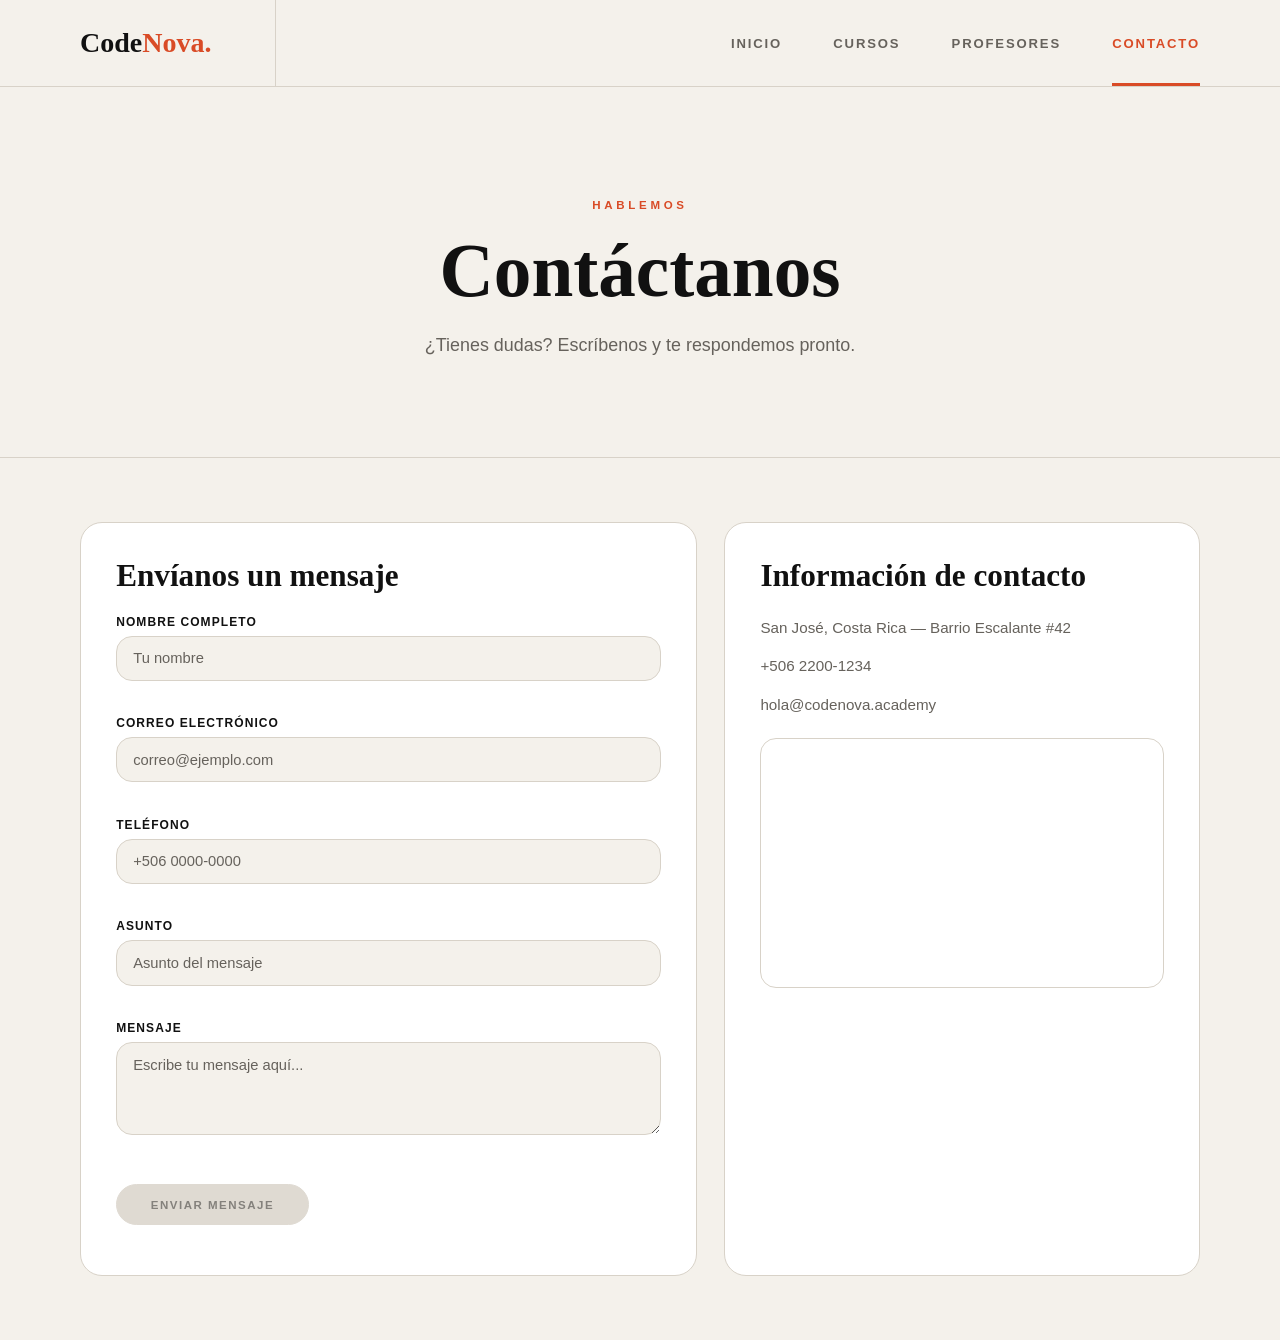
<file: html/contacto.html>
<!DOCTYPE html>
<html lang="es">
<head>
  <meta charset="UTF-8" />
  <meta name="viewport" content="width=device-width, initial-scale=1.0" />

  <title>CodeNova Academy — Contacto</title>

  <link rel="stylesheet" href="../css/contacto.css" />
</head>

<body>

  <nav class="navbar" id="main-navbar">
    <div class="container">
      <a class="navbar-brand" href="index.html">
        Code<span class="accent">Nova.</span>
      </a>

      <div class="navbar-menu" id="navMenu">
        <ul class="navbar-nav">
          <li class="nav-item">
            <a class="nav-link" href="index.html">Inicio</a>
          </li>
          <li class="nav-item">
            <a class="nav-link" href="cursos.html">Cursos</a>
          </li>
          <li class="nav-item">
            <a class="nav-link" href="profesores.html">Profesores</a>
          </li>
          <li class="nav-item">
            <a class="nav-link active" href="contacto.html">Contacto</a>
          </li>
        </ul>
      </div>
    </div>
  </nav>

  <header class="page-header">
    <div class="page-header-deco"></div>

    <div class="container page-header-inner">
      <div class="col-lg-9">
        <p class="ph-eyebrow">
          <span class="ph-eyebrow-line"></span>
          Hablemos
        </p>

        <h1 class="ph-title">Contáctanos</h1>

        <p class="ph-desc">
          ¿Tienes dudas? Escríbenos y te respondemos pronto.
        </p>
      </div>
    </div>
  </header>

  <main class="container my-5">
    <div class="row g-5">

      <div class="col-lg-7">
        <h2 class="mb-4">Envíanos un mensaje</h2>

        <form id="formContacto" novalidate>

          <div class="mb-3">
            <label for="nombre" class="form-label">Nombre completo</label>
            <input type="text" id="nombre" class="form-control" placeholder="Tu nombre" />
            <small id="errorNombre" class="mensaje-error"></small>
          </div>

          <div class="mb-3">
            <label for="correo" class="form-label">Correo electrónico</label>
            <input type="email" id="correo" class="form-control" placeholder="correo@ejemplo.com" />
            <small id="errorCorreo" class="mensaje-error"></small>
          </div>

          <div class="mb-3">
            <label for="telefono" class="form-label">Teléfono</label>
            <input type="tel" id="telefono" class="form-control" placeholder="+506 0000-0000" />
            <small id="errorTelefono" class="mensaje-error"></small>
          </div>

          <div class="mb-3">
            <label for="asunto" class="form-label">Asunto</label>
            <input type="text" id="asunto" class="form-control" placeholder="Asunto del mensaje" />
            <small id="errorAsunto" class="mensaje-error"></small>
          </div>

          <div class="mb-3">
            <label for="mensaje" class="form-label">Mensaje</label>
            <textarea id="mensaje" class="form-control" rows="4" placeholder="Escribe tu mensaje aquí..."></textarea>
            <small id="errorMensaje" class="mensaje-error"></small>
          </div>

          <button type="submit" id="btnEnviar" class="btn-contact" disabled>
            Enviar mensaje
          </button>

          <p id="mensajeExito" class="mensaje-exito"></p>

        </form>
      </div>

      <div class="col-lg-5">
        <h2 class="mb-4">Información de contacto</h2>

        <p>San José, Costa Rica — Barrio Escalante #42</p>
        <p>+506 2200-1234</p>
        <p>hola@codenova.academy</p>

        <div class="mt-4">
          <iframe
            src="https://www.google.com/maps/embed?pb=!1m18!1m12!1m3!1d3929.9!2d-84.0833!3d9.9333!2m3!1f0!2f0!3f0!3m2!1i1024!2i768!4f13.1!3m3!1m2!1s0x0%3A0x0!2zOcKwNTYnMDAuMCJOIDg0wrAwNScwMC4wIlc!5e0!3m2!1ses!2scr!4v1"
            width="100%"
            height="250"
            style="border:0;"
            allowfullscreen=""
            loading="lazy">
          </iframe>
        </div>
      </div>

    </div>
  </main>

<script src="../js/contacto.js"></script>

</body>
</html>
</file>
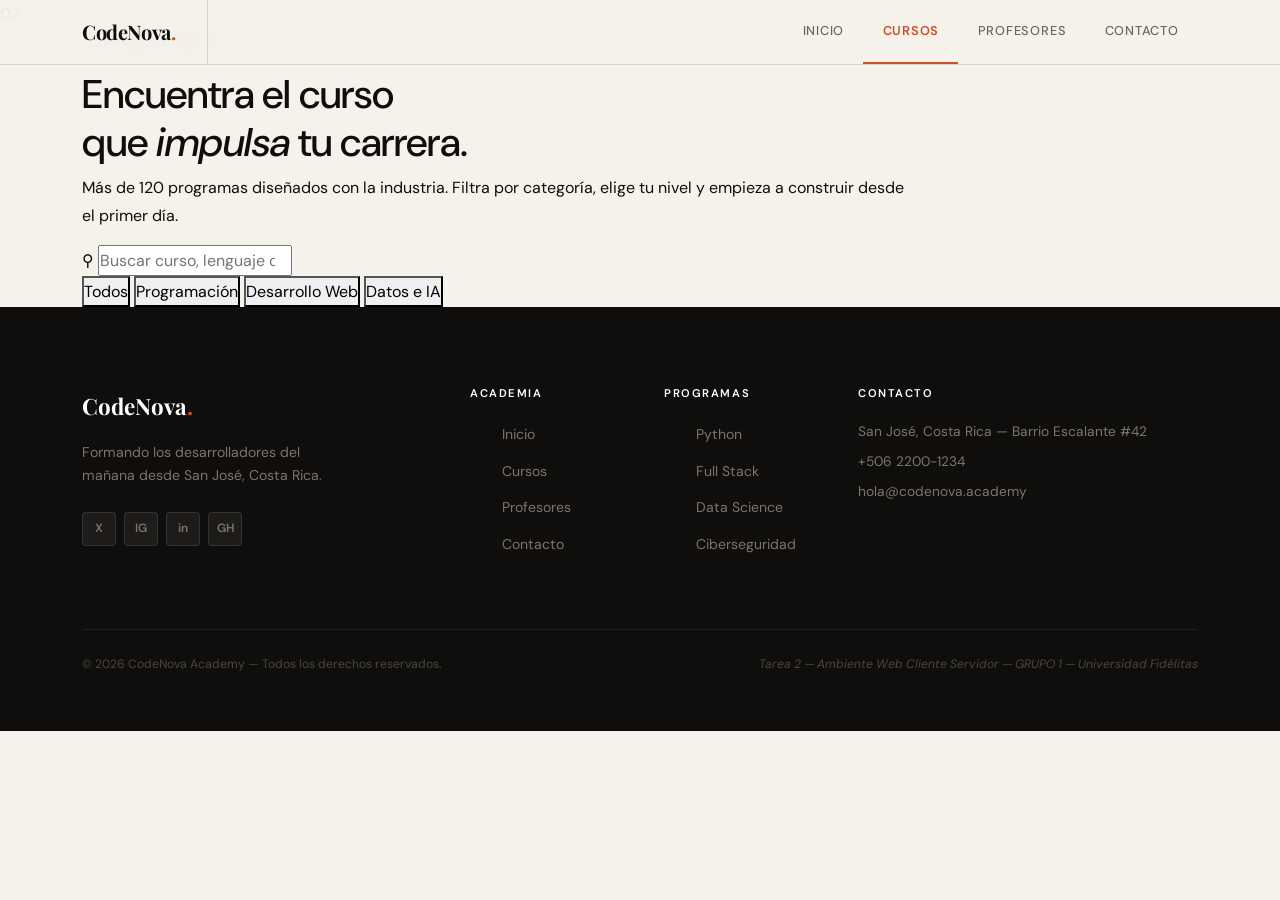
<file: html/cursos.html>
<!DOCTYPE html>
<html lang="es">
<head>
  <meta charset="UTF-8" />
  <meta name="viewport" content="width=device-width, initial-scale=1.0" />
  <title>CodeNova Academy — Cursos</title>
  <!-- Bootstrap SOLO para sistema de grillas -->
  <link href="https://cdn.jsdelivr.net/npm/bootstrap@5.3.0/dist/css/bootstrap.min.css" rel="stylesheet" />
  <!-- Estilos del sitio -->
  <link rel="stylesheet" href="../css/style.css" />
  <link rel="stylesheet" href="../css/cursos.css" />
</head>
<body>
 
  <!--  NAVBAR  -->
  <nav class="navbar navbar-expand-lg" id="main-navbar">
    <div class="container">
      <a class="navbar-brand" href="index.html">
        CodeNova<span class="accent">.</span>
      </a>
      <button class="navbar-toggler" type="button" data-bs-toggle="collapse" data-bs-target="#navMenu" aria-label="Menú">
        <span class="toggler-icon"></span>
        <span class="toggler-icon"></span>
        <span class="toggler-icon"></span>
      </button>
      <div class="collapse navbar-collapse" id="navMenu">
        <ul class="navbar-nav ms-auto">
          <li class="nav-item"><a class="nav-link" href="index.html">Inicio</a></li>
          <li class="nav-item"><a class="nav-link active" href="cursos.html">Cursos</a></li>
          <li class="nav-item"><a class="nav-link" href="profesores.html">Profesores</a></li>
          <li class="nav-item"><a class="nav-link" href="contacto.html">Contacto</a></li>
        </ul>
      </div>
    </div>
  </nav>
 
  <!--  ENCABEZADO DE PÁGINA  -->
  <header class="page-header">
    <div class="page-header-deco">02</div>
    <div class="container page-header-inner">
      <div class="row">
        <div class="col-lg-9" data-anim="fade-up">
          <p class="ph-eyebrow">
            <span class="ph-eyebrow-line"></span>
            Catálogo completo
          </p>
          <h1 class="ph-title">
            Encuentra el curso<br>
            que <em>impulsa</em> tu carrera.
          </h1>
          <p class="ph-desc">
            Más de 120 programas diseñados con la industria. Filtra por categoría,
            elige tu nivel y empieza a construir desde el primer día.
          </p>
        </div>
      </div>
    </div>
  </header>
 
  <!--  BARRA DE BÚSQUEDA + FILTROS  -->
  <section class="search-section">
    <div class="container">
      <div class="search-bar" data-anim="fade-up">
        <span class="search-icon" aria-hidden="true">&#9906;</span>
        <input
          type="search"
          id="courseSearch"
          class="search-input"
          placeholder="Buscar curso, lenguaje o tecnología..."
          aria-label="Buscar curso"
        />
      </div>
 
      <div class="filter-chips" data-anim="fade-up" data-delay="100">
        <button class="chip is-active" data-filter="todas">Todos</button>
        <button class="chip" data-filter="Programación">Programación</button>
        <button class="chip" data-filter="Desarrollo Web">Desarrollo Web</button>
        <button class="chip" data-filter="Datos e IA">Datos e IA</button>
      </div>
    </div>
  </section>
 
  <!--  CATÁLOGO (las tarjetas se generan dinámicamente desde js/cursos.js)  -->
  <main class="catalog">
    <div class="container">
      <div id="catalog"></div>
 
      <!-- Mensaje sin resultados (lo controla el JS) -->
      <p class="no-results" id="noResults" hidden>
        No encontramos cursos que coincidan con tu búsqueda.
      </p>
    </div>
  </main>
 
  <!--  FOOTER  -->
  <footer class="main-footer">
    <div class="container">
      <div class="row g-5">
 
        <div class="col-lg-4">
          <a class="footer-brand" href="index.html">
            CodeNova<span class="accent">.</span>
          </a>
          <p class="footer-tagline">
            Formando los desarrolladores del mañana desde San José, Costa Rica.
          </p>
          <div class="footer-socials">
            <a href="#" class="social-link" aria-label="Twitter">X</a>
            <a href="#" class="social-link" aria-label="Instagram">IG</a>
            <a href="#" class="social-link" aria-label="LinkedIn">in</a>
            <a href="#" class="social-link" aria-label="GitHub">GH</a>
          </div>
        </div>
 
        <div class="col-lg-2 col-6">
          <h4 class="footer-heading">Academia</h4>
          <ul class="footer-links">
            <li><a href="index.html">Inicio</a></li>
            <li><a href="cursos.html">Cursos</a></li>
            <li><a href="profesores.html">Profesores</a></li>
            <li><a href="contacto.html">Contacto</a></li>
          </ul>
        </div>
 
        <div class="col-lg-2 col-6">
          <h4 class="footer-heading">Programas</h4>
          <ul class="footer-links">
            <li><a href="#">Python</a></li>
            <li><a href="#">Full Stack</a></li>
            <li><a href="#">Data Science</a></li>
            <li><a href="#">Ciberseguridad</a></li>
          </ul>
        </div>
 
        <div class="col-lg-4">
          <h4 class="footer-heading">Contacto</h4>
          <p class="footer-contact-info">San José, Costa Rica — Barrio Escalante #42</p>
          <p class="footer-contact-info">+506 2200-1234</p>
          <p class="footer-contact-info">hola@codenova.academy</p>
        </div>
 
      </div>
 
      <div class="footer-bottom">
        <p>&copy; 2026 CodeNova Academy — Todos los derechos reservados.</p>
        <p class="footer-credits">Tarea 2 — Ambiente Web Cliente Servidor — GRUPO 1 — Universidad Fidélitas</p>
      </div>
    </div>
  </footer>
 
  <!-- Bootstrap (solo para el navbar responsive / layout) -->
  <script src="https://cdn.jsdelivr.net/npm/bootstrap@5.3.0/dist/js/bootstrap.bundle.min.js"></script>
  <!-- Lógica de la página (archivo externo) -->
  <script src="../js/cursos.js"></script>
 
</body>
</html>
</file>
<file: css/contacto.css>
/* ===== CONTACTO.CSS ===== */

:root {
  --color-bg: #f4f1eb;
  --color-surface: #ffffff;
  --color-ink: #111111;
  --color-muted: #66625c;
  --color-accent: #d94b26;
  --color-border: #d8d2c8;

  --font-serif: Georgia, "Times New Roman", serif;
  --font-sans: Arial, Helvetica, sans-serif;

  --radius-md: 16px;
  --radius-lg: 22px;

  --shadow-md: 0 14px 35px rgba(0, 0, 0, 0.10);
  --transition: all 0.3s ease;
}

/* RESET */
* {
  box-sizing: border-box;
}

body {
  margin: 0;
  background: var(--color-bg);
  color: var(--color-ink);
  font-family: var(--font-sans);
}

a {
  text-decoration: none;
}

/* CONTENEDOR */
.container {
  width: min(1120px, 90%);
  margin: 0 auto;
}

/* ===== NAVBAR ===== */

.navbar {
  background: var(--color-bg);
  border-bottom: 1px solid var(--color-border);
  min-height: 86px;
  padding: 0;
}

.navbar .container {
  min-height: 86px;
  display: flex;
  align-items: center;
  justify-content: space-between;
}

.navbar-brand {
  min-height: 86px;
  padding-right: 4rem;
  border-right: 1px solid var(--color-border);

  display: flex;
  align-items: center;

  font-family: var(--font-serif);
  font-size: 1.75rem;
  font-weight: 900;
  color: var(--color-ink);
}

.accent {
  color: var(--color-accent);
}

.navbar-nav {
  display: flex;
  align-items: center;
  gap: 3.2rem;
  list-style: none;
  margin: 0;
  padding: 0;
}

.nav-link {
  position: relative;
  display: block;
  padding: 2.15rem 0;
  color: var(--color-muted);
  font-family: var(--font-sans);
  font-size: 0.82rem;
  font-weight: 700;
  letter-spacing: 0.14em;
  text-transform: uppercase;
  transition: var(--transition);
}

.nav-link:hover,
.nav-link.active {
  color: var(--color-accent);
}

.nav-link.active::after {
  content: "";
  position: absolute;
  left: 0;
  bottom: -1px;
  width: 100%;
  height: 3px;
  background: var(--color-accent);
}

.navbar-toggler {
  display: none;
}

/* ===== HEADER CONTACTO ===== */

.page-header {
  padding: 7rem 0 6rem;
  text-align: center;
  background: var(--color-bg);
  border-bottom: 1px solid var(--color-border);
}

.page-header-deco {
  display: none;
}

.page-header-inner {
  display: flex;
  justify-content: center;
}

.page-header .col-lg-9 {
  max-width: 720px;
}

.ph-eyebrow {
  color: var(--color-accent);
  font-family: var(--font-sans);
  font-size: 0.72rem;
  font-weight: 700;
  letter-spacing: 0.32em;
  text-transform: uppercase;
  margin: 0 0 1.4rem;
}

.ph-eyebrow-line {
  display: none;
}

.ph-title {
  font-family: var(--font-serif);
  font-size: clamp(3.3rem, 6vw, 4.7rem);
  font-weight: 900;
  color: var(--color-ink);
  line-height: 1;
  margin: 0 0 1.4rem;
}

.ph-desc {
  color: var(--color-muted);
  font-family: var(--font-sans);
  font-size: 1.12rem;
  line-height: 1.65;
  max-width: 640px;
  margin: 0 auto;
}

/* ===== SECCIÓN CONTACTO ===== */

main {
  background: var(--color-bg);
  padding: 4rem 0;
}

.row {
  display: flex;
  gap: 1.7rem;
  align-items: stretch;
}

.col-lg-7 {
  flex: 1.35;
}

.col-lg-5 {
  flex: 1;
}

.col-lg-7,
.col-lg-5 {
  background: var(--color-surface);
  border: 1px solid var(--color-border);
  border-radius: var(--radius-lg);
  padding: 2.2rem;
  transition: var(--transition);
}

.col-lg-7:hover,
.col-lg-5:hover {
  box-shadow: var(--shadow-md);
  transform: translateY(-3px);
}

h2 {
  font-family: var(--font-serif);
  font-size: 1.95rem;
  font-weight: 900;
  color: var(--color-ink);
  margin: 0 0 1.5rem;
}

/* UTILIDADES QUE USA TU HTML */
.my-5 {
  margin-top: 0;
  margin-bottom: 0;
}

.mb-3 {
  margin-bottom: 0.95rem;
}

.mb-4 {
  margin-bottom: 1.3rem;
}

.mt-4 {
  margin-top: 1.3rem;
}

/* ===== FORMULARIO ===== */

#formContacto {
  margin-top: 0.8rem;
}

.form-label {
  display: block;
  color: var(--color-ink);
  font-family: var(--font-sans);
  font-size: 0.75rem;
  font-weight: 800;
  letter-spacing: 0.09em;
  text-transform: uppercase;
  margin-bottom: 0.45rem;
}

.form-control {
  width: 100%;
  background: var(--color-bg);
  color: var(--color-ink);
  border: 1px solid var(--color-border);
  border-radius: var(--radius-md);
  padding: 0.85rem 1rem;
  font-family: var(--font-sans);
  font-size: 0.92rem;
  transition: var(--transition);
}

.form-control::placeholder {
  color: var(--color-muted);
}

.form-control:focus {
  outline: none;
  background: var(--color-surface);
  border-color: var(--color-accent);
  box-shadow: 0 0 0 0.13rem rgba(217, 75, 38, 0.16);
}

/* ===== BOTÓN ===== */

.btn-contact {
  display: inline-flex;
  align-items: center;
  justify-content: center;
  margin-top: 0.6rem;
  padding: 0.85rem 2.1rem;

  background: var(--color-ink);
  color: var(--color-bg);
  border: 1.5px solid var(--color-ink);
  border-radius: 999px;

  font-family: var(--font-sans);
  font-size: 0.72rem;
  font-weight: 800;
  letter-spacing: 0.13em;
  text-transform: uppercase;

  cursor: pointer;
  transition: var(--transition);
}

.btn-contact:hover {
  background: var(--color-accent);
  border-color: var(--color-accent);
  color: #ffffff;
}

.btn-contact:disabled {
  background: var(--color-border);
  border-color: var(--color-border);
  color: var(--color-muted);
  cursor: not-allowed;
  opacity: 0.8;
}

/* ===== INFORMACIÓN CONTACTO ===== */

.col-lg-5 p {
  color: var(--color-muted);
  font-family: var(--font-sans);
  font-size: 0.95rem;
  line-height: 1.7;
  margin: 0 0 0.8rem;
}

/* ===== MAPA ===== */

iframe {
  width: 100%;
  border-radius: var(--radius-md);
  border: 1px solid var(--color-border) !important;
}

/* ===== MENSAJES PARA JS ===== */

.mensaje-error {
  display: block;
  min-height: 1rem;
  margin-top: 0.25rem;
  color: var(--color-accent);
  font-family: var(--font-sans);
  font-size: 0.72rem;
  line-height: 1.4;
}

.mensaje-exito {
  margin-top: 0.9rem;
  color: var(--color-accent);
  font-family: var(--font-sans);
  font-size: 0.88rem;
  font-weight: 700;
}

/* ===== RESPONSIVE ===== */

@media (max-width: 900px) {
  .navbar .container {
    flex-direction: column;
    align-items: flex-start;
    padding: 1rem 0;
  }

  .navbar-brand {
    min-height: auto;
    border-right: none;
    padding-right: 0;
  }

  .navbar-nav {
    flex-direction: column;
    align-items: flex-start;
    gap: 0.9rem;
    margin-top: 1rem;
  }

  .nav-link {
    padding: 0.4rem 0;
  }

  .page-header {
    padding: 4.5rem 0;
  }

  .ph-title {
    font-size: 3rem;
  }

  .ph-desc {
    font-size: 1rem;
  }

  .row {
    flex-direction: column;
  }

  .col-lg-7,
  .col-lg-5 {
    width: 100%;
    padding: 1.5rem;
  }

  .btn-contact {
    width: 100%;
  }
}
</file>
<file: css/style.css>
/*
  *  CodeNova Academy
  * Estilos compartidos entre las 4 páginas del sitio.
  *
  * 
  * PALETA DE COLORES
  * 
  * --color-bg         : #f5f2ec  (crema cálido, fondo principal)
  * --color-bg-dark    : #0f0e0c  (negro cálido, secciones oscuras)
  * --color-surface    : #ffffff  (blanco puro, tarjetas)
  * --color-surface-2  : #ede9e1  (crema oscuro, superficies secundarias)
  * --color-ink        : #0f0e0c  (texto principal)
  * --color-ink-muted  : #6b6760  (texto apagado)
  * --color-accent     : #c8502a  (terracota/naranja quemado, acento principal)
  * --color-accent-alt : #2a5fc8  (azul cobalto, acento secundario)
  * --color-border     : #d9d4cb  (borde sutil cálido)
  * 
  *
  * FUENTES
  * 
  * Títulos : Playfair Display — serif elegante, editorial
  * Cuerpo  : DM Sans — sans-serif limpio y legible
  * 
  */

  @import url('https://fonts.googleapis.com/css2?family=Playfair+Display:ital,wght@0,700;0,900;1,700&family=DM+Sans:wght@300;400;500;600&display=swap');

  *, *::before, *::after {
    box-sizing: border-box;
    margin: 0;
    padding: 0;
  }

  :root {
    --color-bg        : #f5f2ec;
    --color-bg-dark   : #0f0e0c;
    --color-surface   : #ffffff;
    --color-surface-2 : #ede9e1;
    --color-ink       : #0f0e0c;
    --color-ink-muted : #6b6760;
    --color-accent    : #c8502a;
    --color-accent-alt: #2a5fc8;
    --color-border    : #d9d4cb;

    --font-serif : 'Playfair Display', Georgia, serif;
    --font-sans  : 'DM Sans', system-ui, sans-serif;

    --radius-sm : 4px;
    --radius-md : 10px;
    --radius-lg : 18px;

    --transition : 0.3s cubic-bezier(0.4, 0, 0.2, 1);
    --shadow-sm  : 0 2px 12px rgba(15,14,12,0.08);
    --shadow-md  : 0 8px 32px rgba(15,14,12,0.12);
    --shadow-lg  : 0 20px 60px rgba(15,14,12,0.18);
  }

  html { scroll-behavior: smooth; }

  body {
    background-color: var(--color-bg);
    color: var(--color-ink);
    font-family: var(--font-sans);
    font-size: 16px;
    line-height: 1.7;
    -webkit-font-smoothing: antialiased;
  }

  a { color: inherit; text-decoration: none; }
  img { max-width: 100%; display: block; }
  ul { list-style: none; }

  /* ===== SCROLLBAR ===== */
  ::-webkit-scrollbar { width: 5px; }
  ::-webkit-scrollbar-track { background: var(--color-bg); }
  ::-webkit-scrollbar-thumb { background: var(--color-border); border-radius: 3px; }
  ::-webkit-scrollbar-thumb:hover { background: var(--color-ink-muted); }

  /* ===== NAVBAR ===== */
  #main-navbar {
    position: fixed;
    top: 0; left: 0; right: 0;
    z-index: 1000;
    padding: 0;
    background: rgba(245, 242, 236, 0.92);
    backdrop-filter: blur(16px);
    -webkit-backdrop-filter: blur(16px);
    border-bottom: 1px solid var(--color-border);
  }

  #main-navbar .container {
    display: flex;
    align-items: stretch;
    height: 64px;
  }

  .navbar-brand {
    font-family: var(--font-serif);
    font-size: 1.25rem;
    font-weight: 700;
    color: var(--color-ink) !important;
    letter-spacing: -0.02em;
    display: flex;
    align-items: center;
    padding-right: 2rem;
    border-right: 1px solid var(--color-border);
    margin-right: 0;
  }

  .navbar-brand span.accent { color: var(--color-accent); }

  .navbar-collapse { display: flex !important; align-items: center; }

  .navbar-nav {
    display: flex;
    align-items: center;
    gap: 0;
    margin-left: auto !important;
  }

  .navbar-nav .nav-link {
    font-family: var(--font-sans);
    font-size: 0.8rem;
    font-weight: 500;
    letter-spacing: 0.06em;
    text-transform: uppercase;
    color: var(--color-ink-muted) !important;
    padding: 0 1.2rem !important;
    height: 64px;
    display: flex;
    align-items: center;
    border-bottom: 2px solid transparent;
    transition: color var(--transition), border-color var(--transition);
  }

  .navbar-nav .nav-link:hover {
    color: var(--color-ink) !important;
    border-bottom-color: var(--color-ink);
  }

  /* Enlace activo — visualmente diferente */
  .navbar-nav .nav-link.active {
    color: var(--color-accent) !important;
    border-bottom-color: var(--color-accent);
    font-weight: 600;
  }

  /* Toggler */
  .navbar-toggler {
    border: 1px solid var(--color-border);
    padding: 6px 8px;
    background: transparent;
    display: flex;
    flex-direction: column;
    gap: 5px;
    margin-left: auto;
  }
  .navbar-toggler:focus { box-shadow: none; outline: none; }
  .toggler-icon {
    display: block;
    width: 20px;
    height: 1.5px;
    background: var(--color-ink);
  }

  /*  BOTONES GLOBALES  */
  .btn-primary-custom {
    display: inline-flex;
    align-items: center;
    gap: 0.5rem;
    padding: 0.8rem 2rem;
    background: var(--color-ink);
    color: var(--color-bg) !important;
    font-family: var(--font-sans);
    font-size: 0.82rem;
    font-weight: 600;
    letter-spacing: 0.06em;
    text-transform: uppercase;
    border-radius: var(--radius-sm);
    border: 1.5px solid var(--color-ink);
    transition: var(--transition);
    cursor: pointer;
  }

  .btn-primary-custom:hover {
    background: var(--color-accent);
    border-color: var(--color-accent);
    color: #fff !important;
  }

  .btn-ghost-custom {
    display: inline-flex;
    align-items: center;
    gap: 0.5rem;
    padding: 0.8rem 2rem;
    background: transparent;
    color: var(--color-ink) !important;
    font-family: var(--font-sans);
    font-size: 0.82rem;
    font-weight: 600;
    letter-spacing: 0.06em;
    text-transform: uppercase;
    border-radius: var(--radius-sm);
    border: 1.5px solid var(--color-border);
    transition: var(--transition);
  }

  .btn-ghost-custom:hover {
    border-color: var(--color-ink);
    color: var(--color-ink) !important;
  }

  /*  ANIMACIONES DE ENTRADA  */
[data-anim] {
  opacity: 1;
  transform: none;
}

  /*  FOOTER  */
  .main-footer {
    background: var(--color-bg-dark);
    color: #b8b4ad;
    padding: 5rem 0 2.5rem;
  }

  .footer-brand {
    font-family: var(--font-serif);
    font-size: 1.4rem;
    font-weight: 700;
    color: #fff;
    display: inline-block;
    margin-bottom: 1rem;
  }

  .footer-brand .accent { color: var(--color-accent); }

  .footer-tagline {
    font-size: 0.88rem;
    color: #7a766f;
    line-height: 1.65;
    max-width: 260px;
    margin-bottom: 1.5rem;
  }

  .footer-heading {
    font-family: var(--font-sans);
    font-size: 0.7rem;
    font-weight: 600;
    text-transform: uppercase;
    letter-spacing: 0.14em;
    color: #fff;
    margin-bottom: 1.2rem;
  }

  .footer-links {
    display: flex;
    flex-direction: column;
    gap: 0.6rem;
  }

  .footer-links a {
    font-size: 0.88rem;
    color: #7a766f;
    transition: color var(--transition);
  }

  .footer-links a:hover { color: #fff; }

  .footer-contact-info {
    font-size: 0.86rem;
    color: #7a766f;
    margin-bottom: 0.5rem;
    line-height: 1.6;
  }

  .footer-socials {
    display: flex;
    gap: 0.5rem;
  }

  .social-link {
    width: 34px; height: 34px;
    display: flex;
    align-items: center;
    justify-content: center;
    background: rgba(255,255,255,0.06);
    border: 1px solid rgba(255,255,255,0.1);
    border-radius: var(--radius-sm);
    font-size: 0.75rem;
    font-weight: 600;
    color: #7a766f;
    transition: var(--transition);
    font-family: var(--font-sans);
  }

  .social-link:hover {
    background: var(--color-accent);
    border-color: var(--color-accent);
    color: #fff;
  }

  .footer-bottom {
    margin-top: 3.5rem;
    padding-top: 1.5rem;
    border-top: 1px solid rgba(255,255,255,0.08);
    display: flex;
    flex-wrap: wrap;
    justify-content: space-between;
    gap: 0.4rem;
    font-size: 0.76rem;
    color: #4a4740;
  }

  .footer-credits { font-style: italic; }

  /*  RESPONSIVE NAVBAR  */
  @media (max-width: 991px) {
    .navbar-collapse {
      position: absolute;
      top: 64px; left: 0; right: 0;
      background: var(--color-bg);
      border-bottom: 1px solid var(--color-border);
      padding: 1rem 0;
      display: none !important;
    }

    .navbar-collapse.show { display: flex !important; flex-direction: column; align-items: flex-start; }

    .navbar-nav { flex-direction: column; width: 100%; gap: 0; margin-left: 0 !important; }

    .navbar-nav .nav-link {
      height: auto;
      padding: 0.7rem 1.5rem !important;
      border-bottom: none;
      border-left: 3px solid transparent;
    }

    .navbar-nav .nav-link.active { border-left-color: var(--color-accent); }
  }

  @media (max-width: 768px) {
    .footer-bottom { flex-direction: column; text-align: center; }
  }
</file>
<file: css/cursos.css>
/*  FILTRO POR CATEGORÍA (Tarea 3)  */
.filter-form {
  display: flex;
  align-items: center;
  flex-wrap: wrap;
  gap: 0.8rem;
  max-width: 560px;
}

.filter-label {
  font-family: var(--font-sans);
  font-size: 0.75rem;
  font-weight: 600;
  text-transform: uppercase;
  letter-spacing: 0.08em;
  color: var(--color-ink-muted);
}

.filter-select {
  flex: 1;
  min-width: 200px;
  font-family: var(--font-sans);
  font-size: 0.9rem;
  color: var(--color-ink);
  background: var(--color-surface);
  border: 1px solid var(--color-border);
  border-radius: var(--radius-md);
  padding: 0.65rem 1rem;
  outline: none;
  cursor: pointer;
  transition: border-color var(--transition), box-shadow var(--transition);
}

.filter-select:focus {
  border-color: var(--color-accent);
  box-shadow: var(--shadow-sm);
}
</file>
